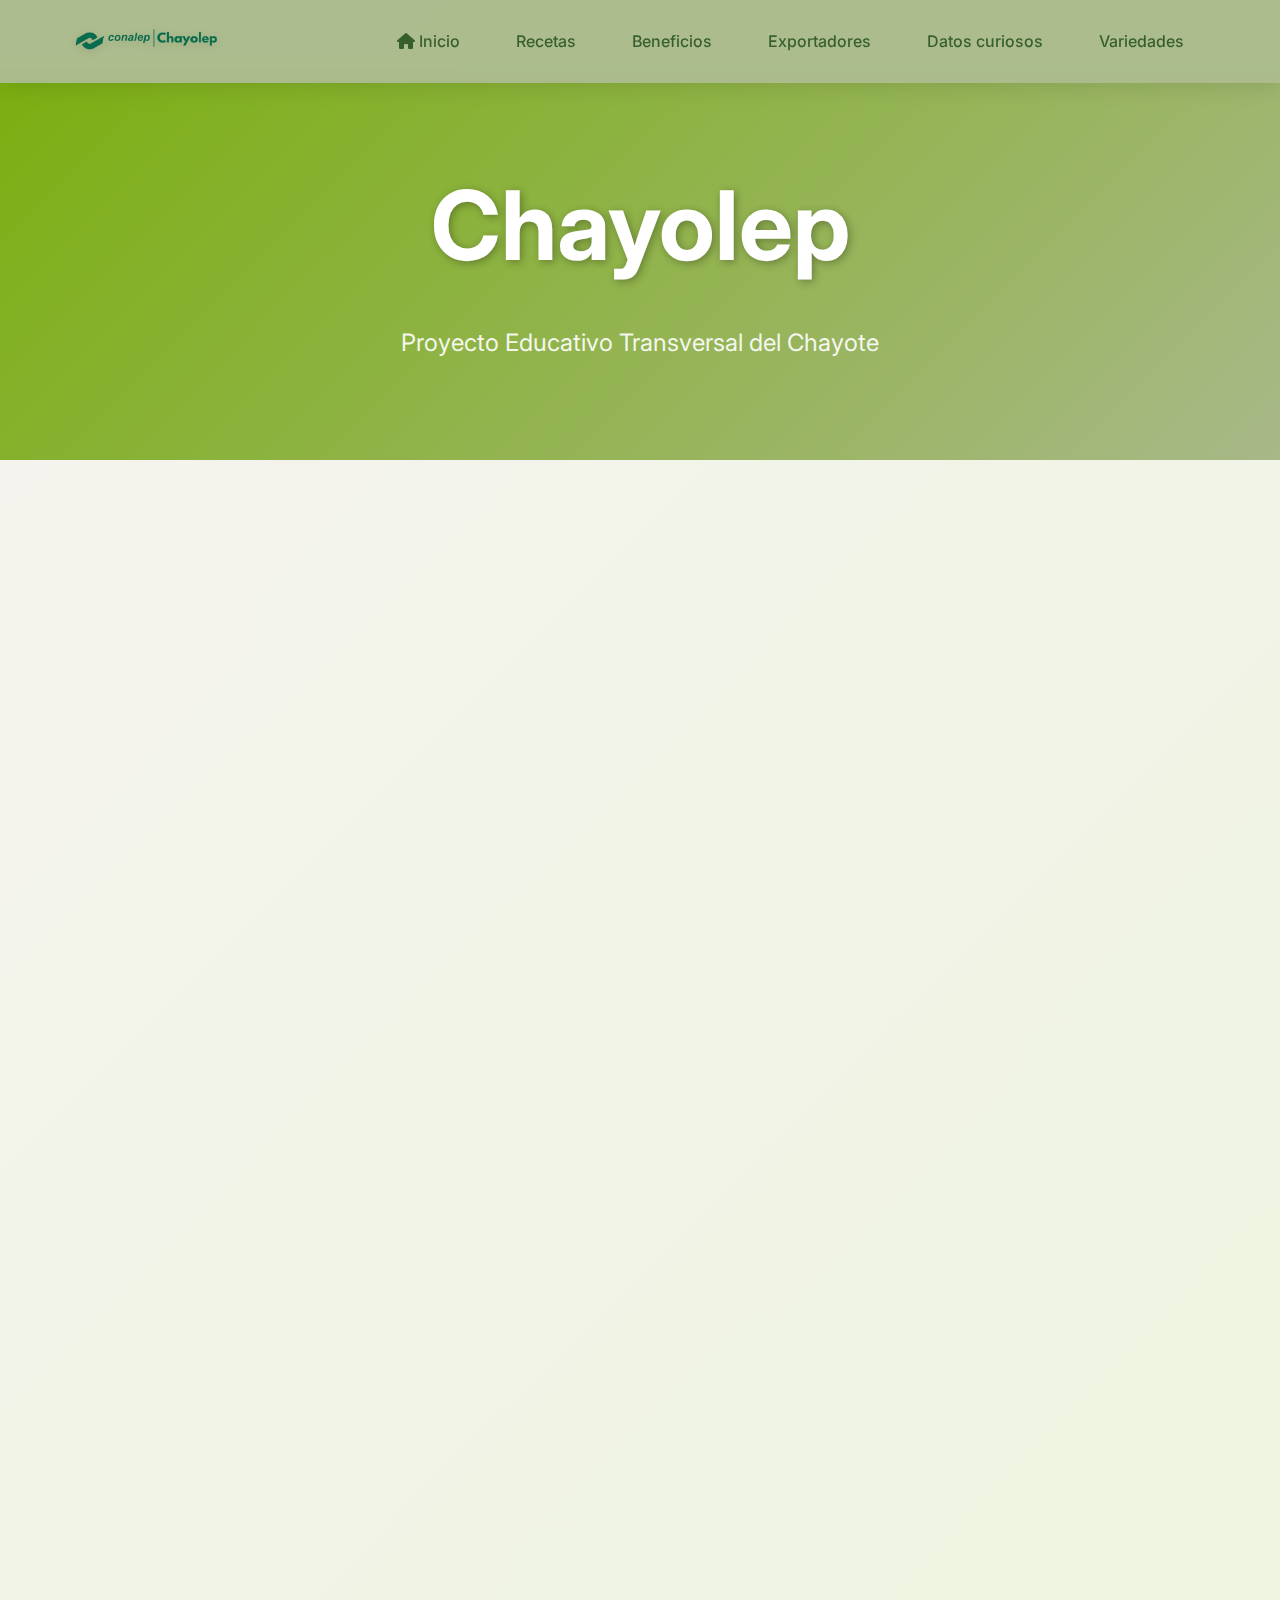
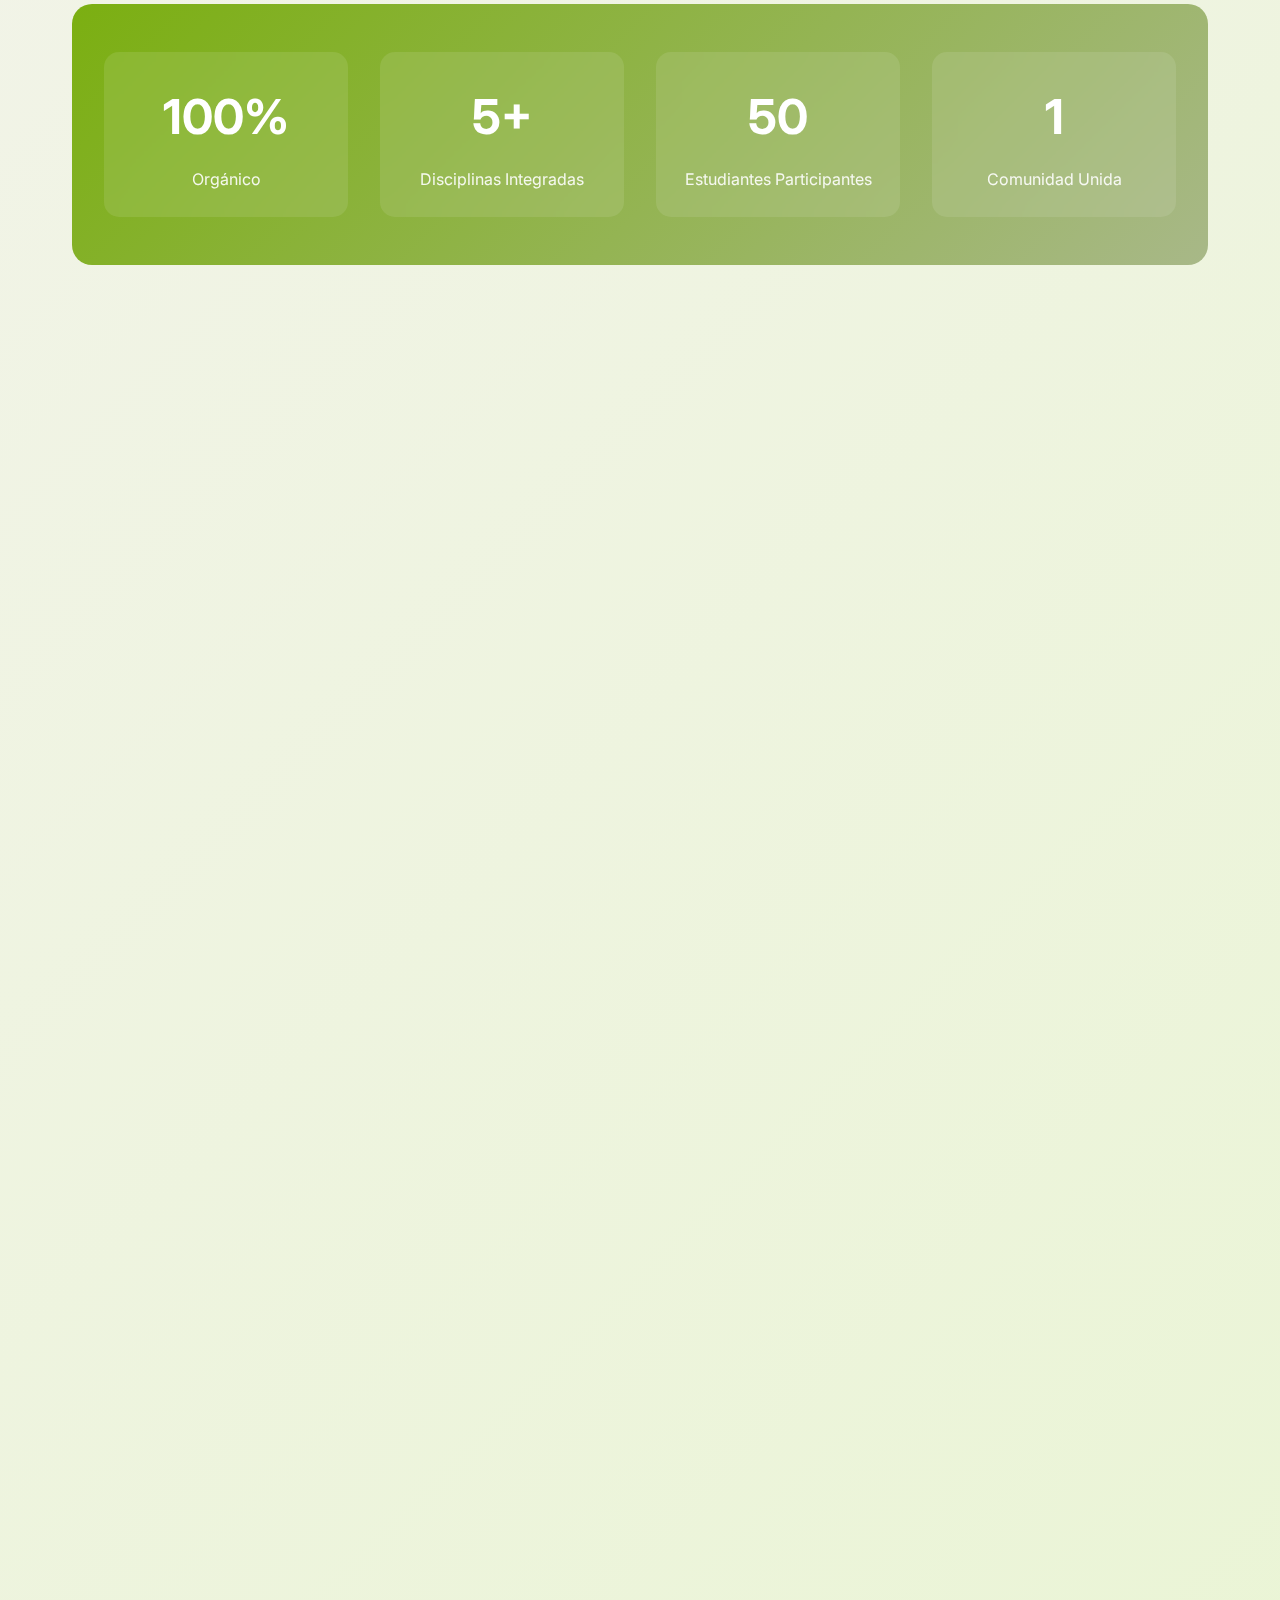
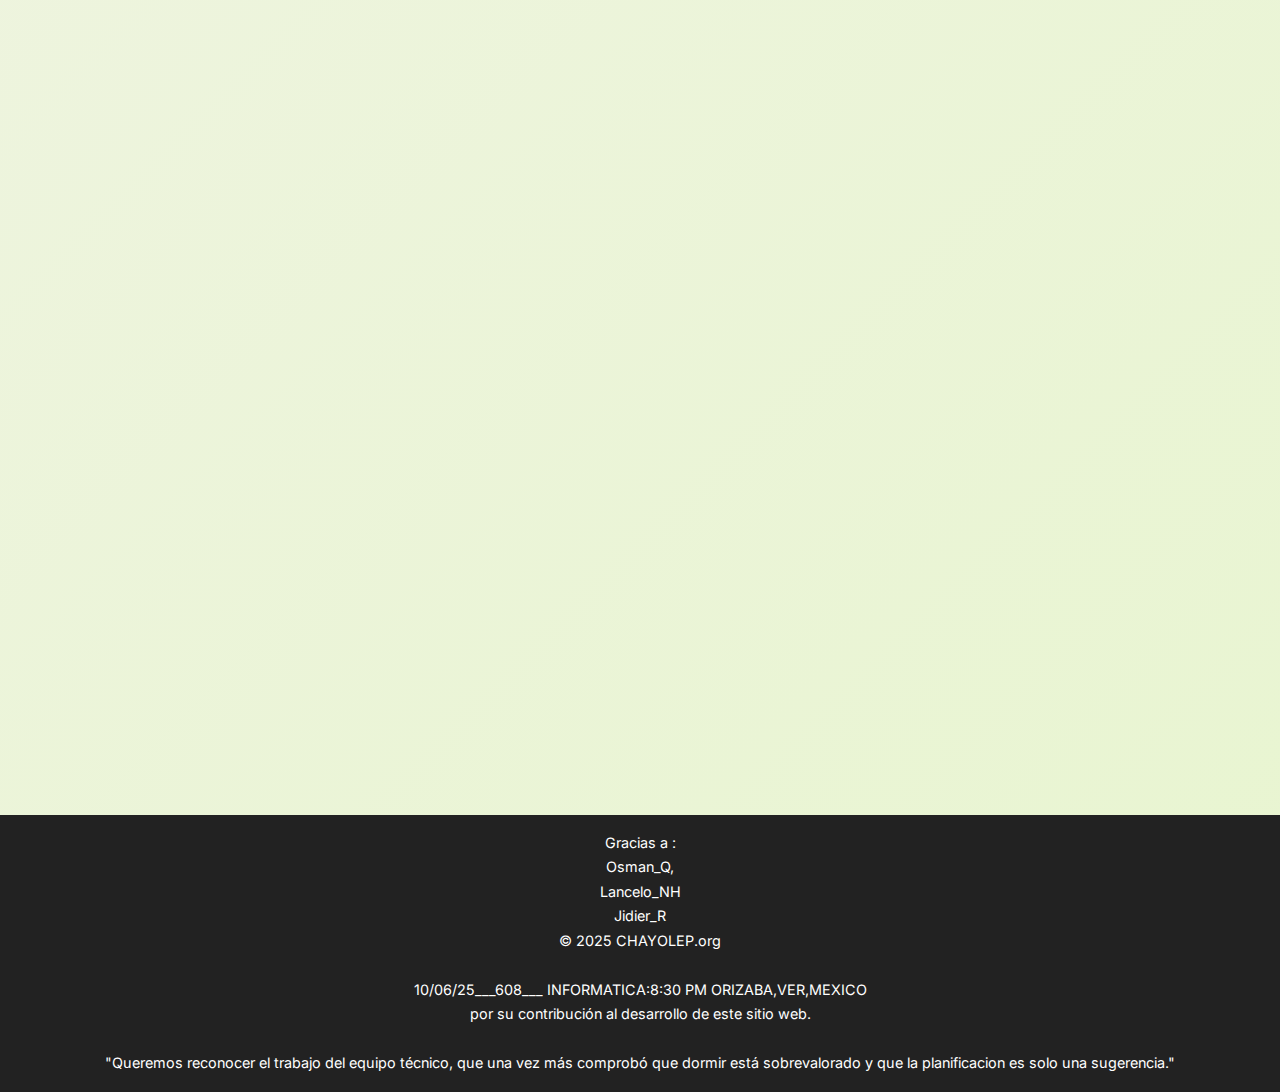
<file: Chayolep/index.html>
<!DOCTYPE html>
<html lang="es">
<head>
    <meta charset="UTF-8">
    <meta name="viewport" content="width=device-width, initial-scale=1.0">

    <link href="https://fonts.googleapis.com/css2?family=Inter:wght@300;400;500;600;700&family=Poppins:wght@300;400;500;600;700&display=swap" rel="stylesheet">
    <link rel="stylesheet" href="https://cdnjs.cloudflare.com/ajax/libs/font-awesome/6.0.0/css/all.min.css">
    <link rel="stylesheet" href="styless.css">
    <link rel="icon" href="logo__chayolep.png">
    <link rel="icon" href="logo__chayolep.png">
    <title>Chayolep - Proyecto Educativo del Chayote</title>
</head>
<body>
    <nav class="nav">
        <div class="nav-contenido">
            <div class="navbar-icon">
                <a href="#inicio"><img src="icono.png" alt="Chayolep Logo"></a>
            </div>
            <ul class="nav-lista">
                <li class="lista-item"><a href="index.html"><i class="fas fa-home"></i> Inicio</a></li>
                <li class="lista-item"><a href="recetas/index4.html">Recetas</a></li>
                <li class="lista-item"><a href="beneficios/beneficios.html">Beneficios</a></li>
                <li class="lista-item"><a href="exportadores.html">Exportadores</a></li>
                <li class="lista-item"><a href="curiosidades.html">Datos curiosos</a></li>
                <li class="lista-item"><a href="Tipos/index.html"> Variedades</a></li>
                
                
            </ul>
        </div>
    </nav>

    <section id="inicio" class="hero-section">
        <div class="hero-content">
            <h1 class="hero-title">Chayolep</h1>
            <p class="hero-subtitle">Proyecto Educativo Transversal del Chayote</p>
        </div>
    </section>

    <main class="main-content">
        <section id="objetivo" class="section fade-in" style="margin-top: 560px;">
            <h2 class="section-title">
                Objetivo del Proyecto
            </h2>
            <div class="objetivo-content">
                <div class="objetivo-text">
                    <p>Crear un huerto de chayote como proyecto transversal del MCCEMS, buscando integrar el aprendizaje en diversas áreas, desarrollar competencias clave en los estudiantes, fomentar la conciencia ambiental y social, y ofrecer beneficios prácticos a la comunidad educativa, todo ello en el contexto específico de la riqueza agrícola y cultural de la región veracruzana.</p>
                </div>
                <img class="proyecto-image" src="IMG-20250527-WA0154.jpg" alt="Proyecto Chayolep en acción">
            </div>
        </section>

        <div class="stats-section">
            <div class="stats-grid">
                <div class="stat-item">
                    <span class="stat-number">100%</span>
                    <span class="stat-label">Orgánico</span>
                </div>
                <div class="stat-item">
                    <span class="stat-number">5+</span>
                    <span class="stat-label">Disciplinas Integradas</span>
                </div>
                <div class="stat-item">
                    <span class="stat-number">50</span>
                    <span class="stat-label">Estudiantes Participantes</span>
                </div>
                <div class="stat-item">
                    <span class="stat-number">1</span>
                    <span class="stat-label">Comunidad Unida</span>
                </div>
            </div>
        </div>

        <section id="justificacion" class="section fade-in">
            <h2 class="section-title">
                Justificación y Antecedentes
            </h2>
            <p>Que el plantel sirva como un espacio donde los estudiantes puedan aplicar conocimientos de diversas disciplinas como Interacción de la energía y dinámica en los ecosistemas (botánica, ecología), Interacción social II (origen del chayote, su importancia cultural y económica en la región), Interacción activa en inglés (elaboración de informes en inglés).</p>
            
            <p>Promover la comprensión de los ciclos naturales, la importancia de la biodiversidad, las prácticas de agricultura sostenible (uso de abonos orgánicos, manejo del agua), y la reducción del impacto ambiental asociado al consumo de alimentos. Adquiriendo habilidades básicas de cultivo, cuidado de plantas, manejo de herramientas, y posiblemente, procesamiento y conservación del chayote, que pueden ser útiles para la vida diaria y futuras oportunidades laborales o de emprendimiento.</p>
        </section>

        <section id="productos" class="section fade-in">
            <h2 class="section-title">
                <i class="fas fa-leaf"></i>
                Productos y Servicios
            </h2>
            <div style="text-align: center; padding: 2rem; background: var(--light-green); border-radius: 15px;">
                <h3 style="font-size: 2rem; color: var(--primary-green); margin-bottom: 1rem;">Huerto de Chayote</h3>
                <p style="font-size: 1.1rem; color: var(--light-text);">Un espacio educativo sustentable para el aprendizaje integral</p>
                <img src="IMG-20250527-WA0153.jpg" alt="Resultados del proyecto" class="produc__img"><br>
                <a href="FICHA_MQE.CHAYOLEP.2.24.25.FIRMADO.pdf" download="Proyecto"  class="download-button">Descargar Proyecto</a>
            </div>
        </section>

        <section id="galeria" class="section fade-in">
            <h2 class="section-title">
                <i class="fas fa-images"></i>
                Galería del Proyecto
            </h2>
            <div class="galeria">
                <div class="galeria-item">
                    <img src="IMG-20250527-WA0149.jpg" alt="Chayote en crecimiento">
                    <div class="galeria-overlay">
                    </div>
                </div>
                <div class="galeria-item">
                    <img src="IMG-20250527-WA0150.jpg" alt="Estudiantes trabajando">
                    <div class="galeria-overlay">
                    </div>
                </div>
                <div class="galeria-item">
                    <img src="IMG-20250527-WA0151.jpg" alt="Proceso de cultivo">
                    <div class="galeria-overlay">
                    </div>
                </div>
                <div class="galeria-item">
                    <img src="IMG-20250527-WA0155.jpg" alt="Huerto en acción">
                    <div class="galeria-overlay">
                        
                    </div>
                </div>
                <div class="galeria-item">
                    <img src="IMG-20250527-WA0152.jpg" alt="Trabajo colaborativo">
                    <div class="galeria-overlay">
                    
                    </div>
                </div>
                <div class="galeria-item">
                    <img src="IMG-20250527-WA0153.jpg" alt="">
                    <div class="galeria-overlay">
                        
                    </div>
                </div>
            </div>
        </section>
    </main>


    <footer class="site-footer">


    <p>Gracias a : <br> 
        Osman_Q,<br>
        Lancelo_NH <br>
        Jidier_R<p>&copy; 2025 CHAYOLEP.org </p> <br>
        10/06/25___608___ INFORMATICA:8:30 PM ORIZABA,VER,MEXICO <br>
        por su contribución al desarrollo de este sitio web.</p>
<br>

        <p>
            "Queremos reconocer el trabajo del equipo técnico, que una vez más comprobó que dormir está sobrevalorado y que la planificacion es solo una sugerencia."
        </p>



</footer>




    <button class="scroll-top" onclick="scrollToTop()">
        <i class="fas fa-arrow-up"></i>
    </button>

    <script>
        // Animación de scroll
        function handleScroll() {
            const elements = document.querySelectorAll('.fade-in');
            const scrollTop = window.pageYOffset;
            const windowHeight = window.innerHeight;
            
            elements.forEach(element => {
                const elementTop = element.offsetTop;
                if (scrollTop + windowHeight > elementTop + 100) {
                    element.classList.add('visible');
                }
            });

            // Mostrar/ocultar botón de scroll to top
            const scrollButton = document.querySelector('.scroll-top');
            if (scrollTop > 300) {
                scrollButton.classList.add('visible');
            } else {
                scrollButton.classList.remove('visible');
            }
        }

        function scrollToTop() {
            window.scrollTo({
                top: 0,
                behavior: 'smooth'
            });
        }

        // Smooth scroll para navegación
        document.querySelectorAll('a[href^="#"]').forEach(anchor => {
            anchor.addEventListener('click', function (e) {
                e.preventDefault();
                const target = document.querySelector(this.getAttribute('href'));
                if (target) {
                    target.scrollIntoView({
                        behavior: 'smooth',
                        block: 'start'
                    });
                }
            });
        });

        // Event listeners
        window.addEventListener('scroll', handleScroll);
        window.addEventListener('load', handleScroll);

        // Parallax effect para el hero
        window.addEventListener('scroll', () => {
            const scrolled = window.pageYOffset;
            const hero = document.querySelector('.hero-section');
            if (hero) {
                hero.style.transform = `translateY(${scrolled * 0.5}px)`;
            }
        });
    </script>
</body>
</html>
</file>
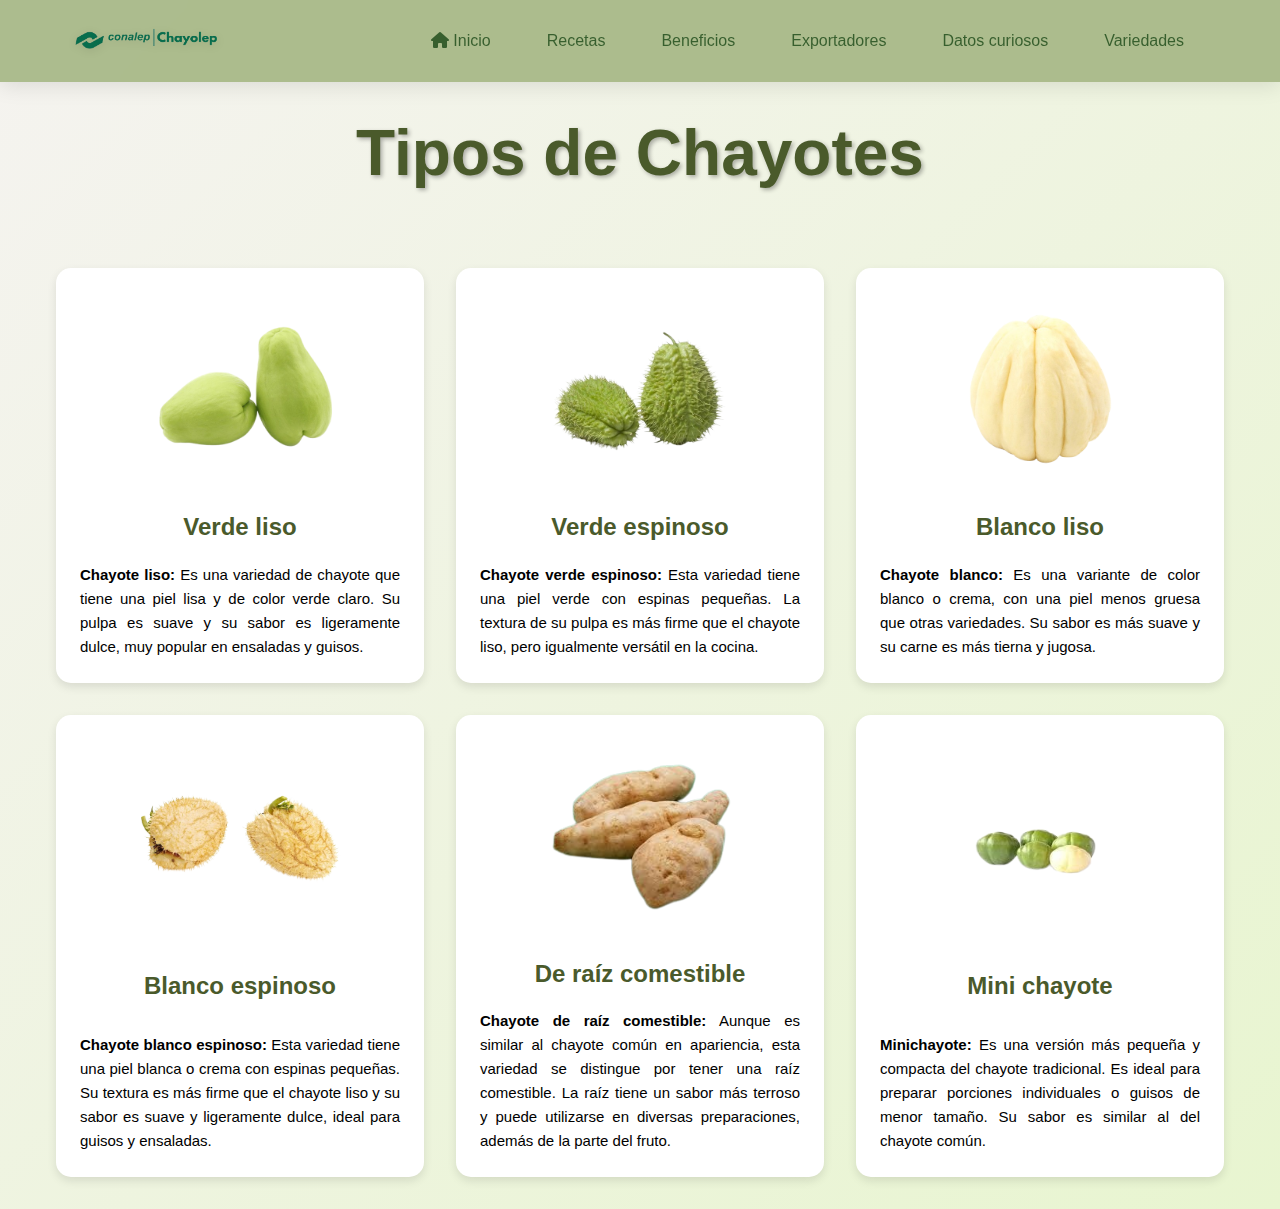
<file: Chayolep/Tipos/index.html>
<!DOCTYPE html>
<html lang="es">
<head>
    <meta charset="UTF-8">
    <meta name="viewport" content="width=device-width, initial-scale=1.0">
    <link href="https://fonts.googleapis.com/css2?family=Inter:wght@300;400;500;600;700&family=Poppins:wght@300;400;500;600;700&display=swap" rel="stylesheet">
    <link rel="stylesheet" href="https://cdnjs.cloudflare.com/ajax/libs/font-awesome/6.0.0/css/all.min.css">
    <link rel="stylesheet" href="styles.css">
    <link rel="icon" href="logo__chayolep.png">
    <title>Tipos de chayotes</title>
</head>
<body>


  <nav class="nav">
        <div class="nav-contenido">
            <div class="navbar-icon">
                <a href="#inicio"><img src="icono.png" alt="Chayolep Logo"></a>
            </div>
            <ul class="nav-lista">
                <li class="lista-item"><a href="../index.html"><i class="fas fa-home"></i> Inicio</a></li>
                <li class="lista-item"><a href="../recetas/index4.html">Recetas</a></li>
                <li class="lista-item"><a href="../beneficios/beneficios.html">Beneficios</a></li>
                <li class="lista-item"><a href="../exportadores.html">Exportadores</a></li>
                <li class="lista-item"><a href="../curiosidades.html">Datos curiosos</a></li>
                <li class="lista-item"><a href="index.html"> Variedades</a></li>
                
                
            </ul>
        </div>
    </nav>




    <div class="titulo">
        <h1>Tipos de Chayotes</h1>
    </div>

    <div class="contenedor-principal">
        <div class="contenedor__tipos">
            <div class="box__tipo">
                <img src="ver-liso.png" alt="Chayote verde liso" class="img__tipos">
                <div class="nombre">Verde liso</div>
                <div style="text-align: justify; font-size: 15px;">
                <p><strong>Chayote liso:</strong> Es una variedad de chayote que tiene una piel lisa y de color verde claro. Su pulpa es suave y su sabor es ligeramente dulce, muy popular en ensaladas y guisos.</p>
                </div>
                
            </div>

            <div class="box__tipo">
                <img src="Ver-espinoso.png" alt="Chayote verde espinoso" class="img__tipos">
                <div class="nombre">Verde espinoso</div>
                 <div style="text-align: justify; font-size: 15px;">
                <p><strong>Chayote verde espinoso:</strong> Esta variedad tiene una piel verde con espinas pequeñas. La textura de su pulpa es más firme que el chayote liso, pero igualmente versátil en la cocina.</p>
            
            </div>
                
            </div>

            <div class="box__tipo">
                <img src="amr-liso.png" alt="Chayote blanco liso" class="img__tipos">
                <div class="nombre">Blanco liso</div>
                <div style="text-align: justify; font-size: 15px;">
                    <p><strong>Chayote blanco:</strong> Es una variante de color blanco o crema, con una piel menos gruesa que otras variedades. Su sabor es más suave y su carne es más tierna y jugosa.</p> 
                </div>
                
            </div>

            <div class="box__tipo">
                <img src="amr-espinoso.png" alt="Chayote blanco espinoso" class="img__tipos">
                <div class="nombre">Blanco espinoso</div>
               <div style="text-align: justify; font-size: 15px;">
                <p><strong>Chayote blanco espinoso:</strong> Esta variedad tiene una piel blanca o crema con espinas pequeñas. Su textura es más firme que el chayote liso y su sabor es suave y ligeramente dulce, ideal para guisos y ensaladas.</p> 
               </div>
            </div>

            <div class="box__tipo">
                <img src="image-removebg-preview.png" alt="Chayote de raíz comestible" class="img__tipos">
                <div class="nombre">De raíz comestible</div>
                <div style="text-align: justify; font-size: 15px;">
                    <p><strong>Chayote de raíz comestible:</strong> Aunque es similar al chayote común en apariencia, esta variedad se distingue por tener una raíz comestible. La raíz tiene un sabor más terroso y puede utilizarse en diversas preparaciones, además de la parte del fruto.</p>




                </div>
                
            </div>

            <div class="box__tipo">
                <img src="chayotito.png" alt="Mini chayote" class="img__tipos">
                <div class="nombre__tipo6">Mini chayote</div>
                <div style="text-align: justify; font-size: 15px;">
                    <p><strong>Minichayote:</strong> Es una versión más pequeña y compacta del chayote tradicional. Es ideal para preparar porciones individuales o guisos de menor tamaño. Su sabor es similar al del chayote común.</p>
                </div>
                
            </div>
        </div>
    </div>
</body>
</html>
</file>
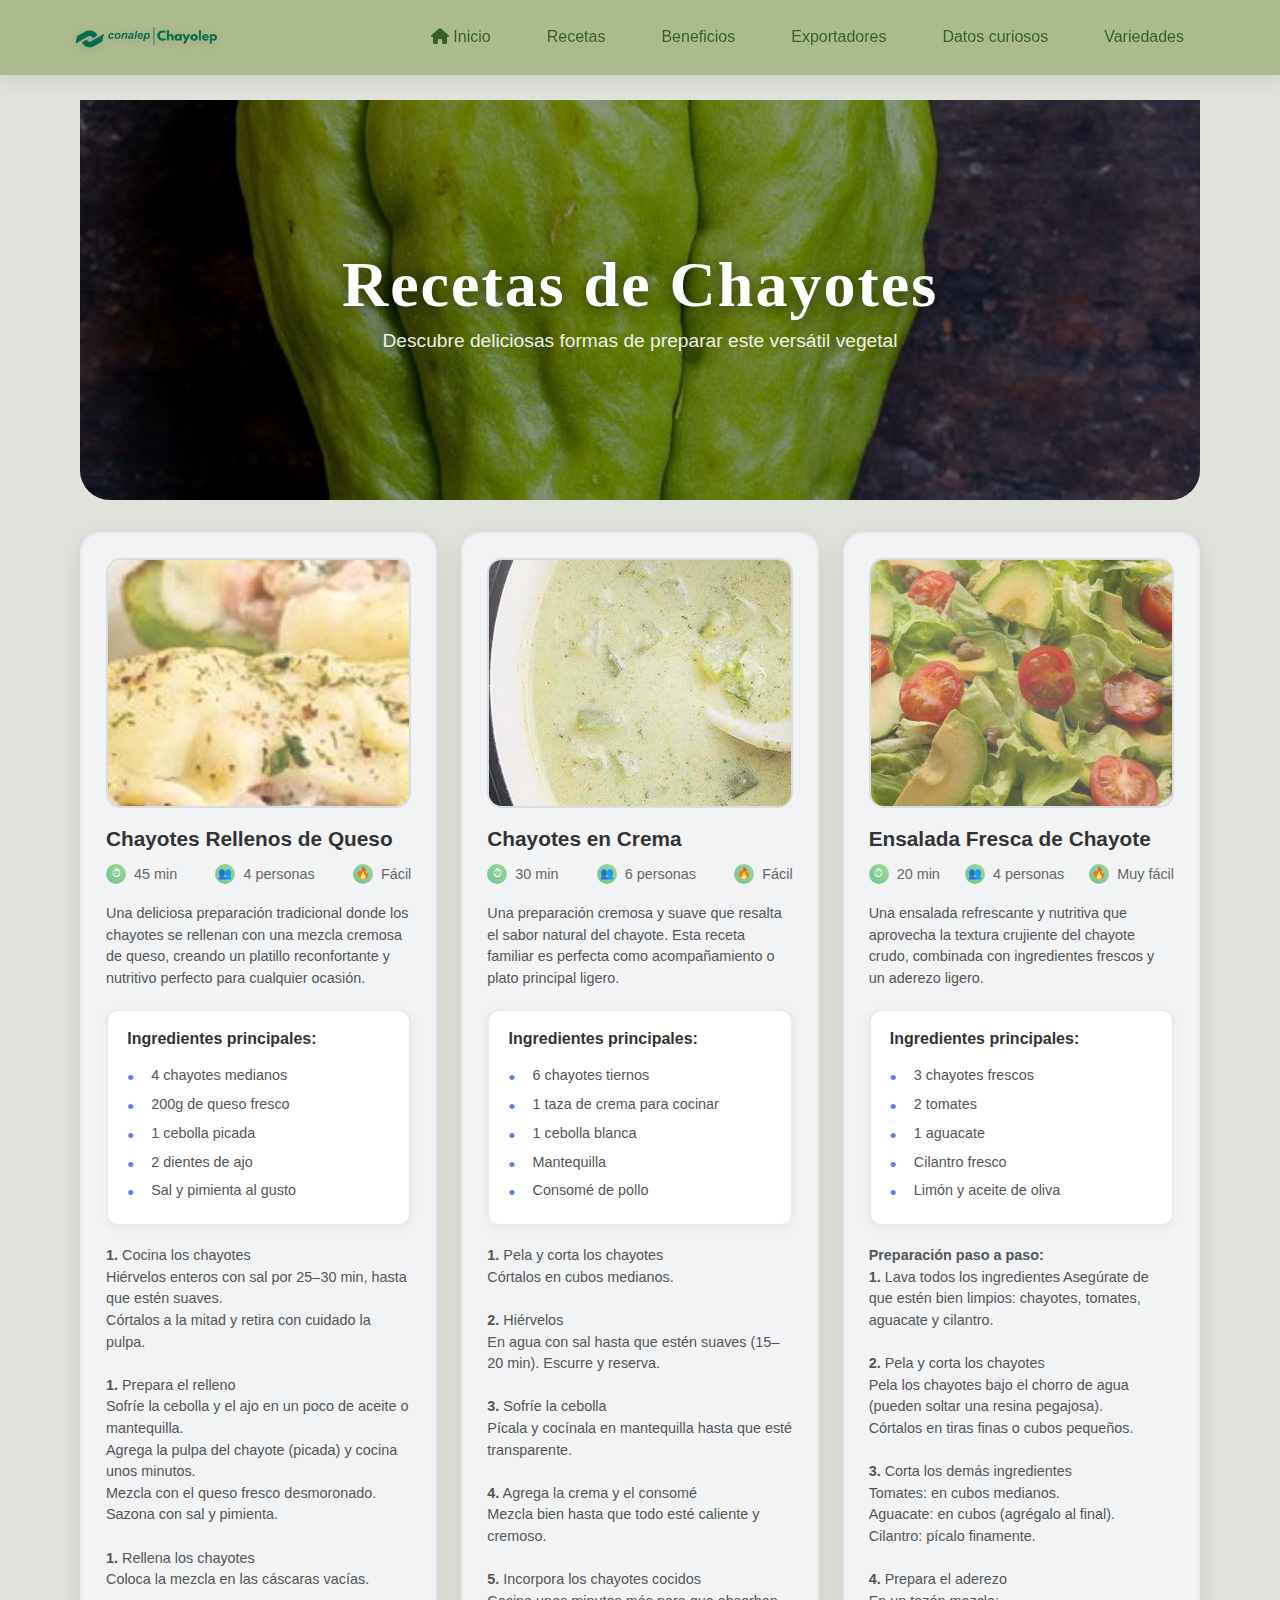
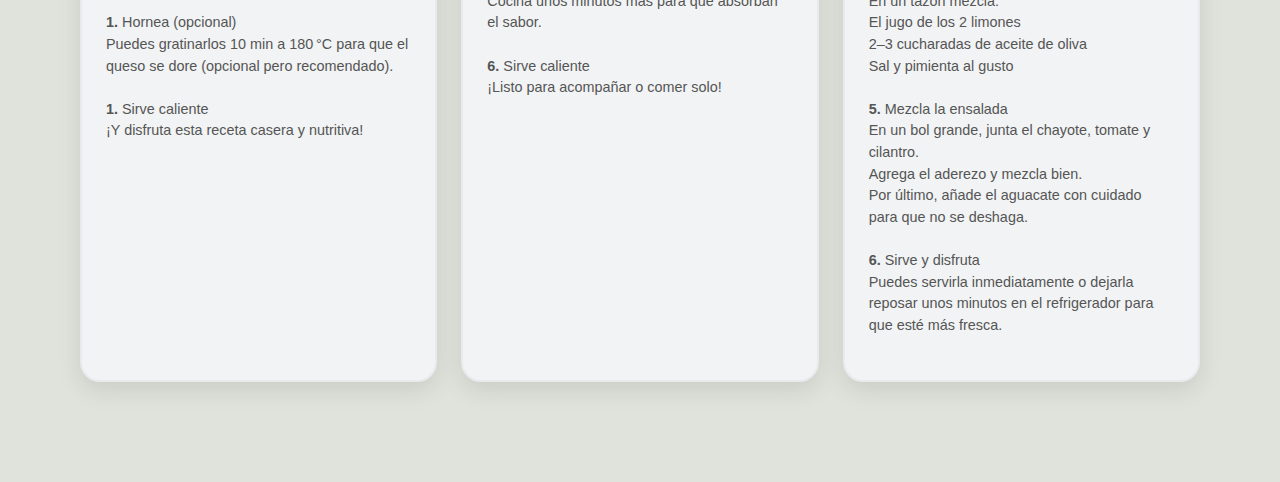
<file: Chayolep/recetas/index4.html>
<!DOCTYPE html>
<html lang="es">
<head>
    <meta charset="UTF-8">
    <meta name="viewport" content="width=device-width, initial-scale=1.0">
    <link rel="icon" href="logo__chayolep.png">
    <link href="https://fonts.googleapis.com/css2?family=Inter:wght@300;400;500;600;700&family=Poppins:wght@300;400;500;600;700&display=swap" rel="stylesheet">
    <link rel="stylesheet" href="https://cdnjs.cloudflare.com/ajax/libs/font-awesome/6.0.0/css/all.min.css">
    <title>Recetas de Chayotes</title>
    <style>
        * {
            margin: 0;
            padding: 0;
            box-sizing: border-box;
        }

        body {
            font-family: 'Segoe UI', Tahoma, Geneva, Verdana, sans-serif;
            background: #e0e3dc;
            min-height: 100vh;
            padding: 0;
            
        }

        /* Navegación mejorada */
        .nav {
            
            background: rgba(168, 184, 136, 0.95);
            backdrop-filter: blur(10px);
            position: fixed;
            top: 0;
            width: 100%;
            z-index: 1000;
            box-shadow: 0 4px 20px rgba(0,0,0,0.1);
            transition: all 0.3s ease;
        }

        .nav-contenido {
            display: flex;
            align-items: center;
            justify-content: space-between;
            max-width: 1200px;
            margin: 0 auto;
            padding: 1rem 2rem;
        }

        .navbar-icon img {
            width: 150px;
            height: auto;
            filter: drop-shadow(0 2px 4px rgba(0,0,0,0.1));
        }

        .nav-lista {
            display: flex;
            justify-content: flex-end;
            list-style: none;
            gap: 0.5rem;
        }

        .lista-item a {
            display: block;
            padding: 0.75rem 1.5rem;
            color: rgba(5, 54, 5, 0.699);
            text-decoration: none;
            font-weight: 500;
            border-radius: 25px;
            transition: all 0.3s ease;
            position: relative;
            overflow: hidden;
        }

        .lista-item a::before {
            content: '';
            position: absolute;
            top: 0;
            left: -100%;
            width: 100%;
            height: 100%;
            background: linear-gradient(90deg, transparent, rgba(255,255,255,0.3), transparent);
            transition: left 0.5s;
        }

        .lista-item:hover a {
            background: #fff;
            transform: translateY(-2px);
            box-shadow: 0 8px 25px rgba(123, 175, 17, 0.3);
            border-radius: 10px;
        }

        .lista-item:hover a::before {
            left: 100%;
        }
        .header {
            background-image: url('Chayote encabezado.jpg');
            background-size: cover;
            background-position: center;
            background-repeat: no-repeat;
            height: 400px;
            display: flex;
            flex-direction: column;
            justify-content: center;
            align-items: center;
            text-align: center;
            margin-bottom: 2rem;
            color: rgb(255, 255, 255);
            position: relative;
            border-radius: 0 0 30px 30px;
            overflow: hidden;
        }

        .header::before {
            content: '';
            position: absolute;
            top: 0;
            left: 0;
            right: 0;
            bottom: 0;
            background: rgba(0, 0, 0, 0.4);
            z-index: 1;
        }

        .header-content {
            position: relative;
            z-index: 2;
        }

        .header h1 {
            font-family: 'Georgia', 'Times New Roman', serif;
            font-size: 4rem;
            font-weight: 700;
            margin-bottom: 0.5rem;
            text-shadow: 0 3px 15px rgba(0,0,0,0.5);
            letter-spacing: 2px;
        }

        .header p {
            font-size: 1.2rem;
            opacity: 0.9;
        }

       

        .recipes-grid {
            display: grid;
            grid-template-columns: repeat(auto-fit, minmax(280px, 1fr));
            gap: 1.5rem;
            margin-bottom: 2rem;
        }

        .recipe-card {
            background: #f1f3f4;
            border-radius: 20px;
            padding: 1.5rem;
            box-shadow: 0 8px 25px rgba(0,0,0,0.1);
            transition: all 0.3s ease;
            border: 2px solid #e8eaed;
        }

        .recipe-card:hover {
            transform: translateY(-8px);
            box-shadow: 0 15px 35px rgba(0,0,0,0.15);
            border-color: #dadce0;
        }

        .image-placeholder {
            width: 100%;
            height: 250px;
            background: linear-gradient(45deg, #e8eaed, #dadce0);
            border-radius: 15px;
            display: flex;
            align-items: center;
            justify-content: center;
            margin-bottom: 1.2rem;
            border: 2px solid #dadce0;
            color: #5f6368;
            font-size: 0.85rem;
            text-align: center;
            position: relative;
            overflow: hidden;
        }

        .image-placeholder::before {
            content: '';
            position: absolute;
            top: -50%;
            left: -50%;
            width: 200%;
            height: 200%;
            background: linear-gradient(45deg, transparent, rgba(255,255,255,0.3), transparent);
            animation: shimmer 2s infinite;
        }

        @keyframes shimmer {
            0% { transform: translateX(-100%) translateY(-100%); }
            100% { transform: translateX(100%) translateY(100%); }
        }

        .recipe-title {
            font-size: 1.3rem;
            color: #333;
            margin-bottom: 0.8rem;
            font-weight: 600;
        }

        .recipe-info {
            display: flex;
            justify-content: space-between;
            margin-bottom: 1.2rem;
            flex-wrap: wrap;
            gap: 0.8rem;
        }

        .info-item {
            display: flex;
            align-items: center;
            gap: 0.5rem;
            color: #666;
            font-size: 0.9rem;
        }

        .info-icon {
            width: 20px;
            height: 20px;
            background: linear-gradient(45deg, #73c595, #9fd699);
            border-radius: 50%;
            display: flex;
            align-items: center;
            justify-content: center;
            color: white;
            font-size: 0.7rem;
        }

        .recipe-description {
            color: #555;
            line-height: 1.5;
            margin-bottom: 1.2rem;
            font-size: 0.9rem;
        }

        .ingredients-list {
            background: #ffffff;
            border-radius: 12px;
            padding: 1.2rem;
            margin-bottom: 1.2rem;
            border: 2px solid #e8eaed;
            box-shadow: 0 2px 8px rgba(0,0,0,0.05);
        }

        .ingredients-title {
            font-weight: 600;
            color: #333;
            margin-bottom: 0.8rem;
            font-size: 1rem;
        }

        .ingredients-list ul {
            list-style: none;
        }

        .ingredients-list li {
            padding: 0.4rem 0;
            padding-left: 1.5rem;
            position: relative;
            color: #555;
            font-size: 0.9rem;
        }

        .ingredients-list li::before {
            content: '•';
            color: #667eea;
            position: absolute;
            left: 0;
            font-size: 1.2rem;
        }

       
        @keyframes float {
            0%, 100% { transform: translateY(0px); }
            50% { transform: translateY(-20px); }
        }

        @media (max-width: 768px) {
            .header h1 {
                font-size: 2rem;
            }
            
            .recipes-grid {
                grid-template-columns: 1fr;
            }
            
            .recipe-info {
                justify-content: center;
            }

            .nav-tabs {
                gap: 1rem;
            }

            .nav-tab {
                font-size: 0.9rem;
                padding: 0.6rem 1rem;
            }
        }
    </style>
</head>
<body>
        <nav class="nav">
        <div class="nav-contenido">
            <div class="navbar-icon">
                <a href="#inicio"><img src="icono.png" alt="Chayolep Logo"></a>
            </div>
            <ul class="nav-lista">
                <li class="lista-item"><a href="../index.html"><i class="fas fa-home"></i> Inicio</a></li>
                <li class="lista-item"><a href="index4.html">Recetas</a></li>
                <li class="lista-item"><a href="../beneficios/beneficios.html">Beneficios</a></li>
                <li class="lista-item"><a href="../exportadores.html">Exportadores</a></li>
                <li class="lista-item"><a href="../curiosidades.html">Datos curiosos</a></li>
                <li class="lista-item"><a href="../Tipos/index.html"> Variedades</a></li>
                
                
            </ul>
        </div>
    </nav>

   
    <div class="container" style="margin: 100px 80px;">
        <header class="header">
            <div class="header-content">
                <h1>Recetas de Chayotes</h1>
                <p>Descubre deliciosas formas de preparar este versátil vegetal</p>
            </div>
        </header>

        <div class="recipes-grid">
            <div class="recipe-card">
                <div class="image-placeholder">
                    <img src="Chayotes rellenos2.jpeg" alt="Chayote Relleno">
                </div>
                <h2 class="recipe-title">Chayotes Rellenos de Queso</h2>
                <div class="recipe-info">
                    <div class="info-item">
                        <div class="info-icon">⏱</div>
                        <span>45 min</span>
                    </div>
                    <div class="info-item">
                        <div class="info-icon">👥</div>
                        <span>4 personas</span>
                    </div>
                    <div class="info-item">
                        <div class="info-icon">🔥</div>
                        <span>Fácil</span>
                    </div>
                </div>
                <p class="recipe-description">
                    Una deliciosa preparación tradicional donde los chayotes se rellenan con una mezcla cremosa de queso, creando un platillo reconfortante y nutritivo perfecto para cualquier ocasión.
                </p>
                <div class="ingredients-list">
                    <h3 class="ingredients-title">Ingredientes principales:</h3>
                    <ul>
                        <li>4 chayotes medianos</li>
                        <li>200g de queso fresco</li>
                        <li>1 cebolla picada</li>
                        <li>2 dientes de ajo</li>
                        <li>Sal y pimienta al gusto</li>
                    </ul>
                </div>
                <p class="recipe-description">
                   <b>1.</b> Cocina los chayotes<br>
                   Hiérvelos enteros con sal por 25–30 min, hasta que estén suaves.<br>

                   Córtalos a la mitad y retira con cuidado la pulpa.<br><br>

                   <b>1.</b> Prepara el relleno<br>
                   Sofríe la cebolla y el ajo en un poco de aceite o mantequilla.<br>
                   Agrega la pulpa del chayote (picada) y cocina unos minutos.<br>
                   Mezcla con el queso fresco desmoronado. Sazona con sal y pimienta.<br><br>

                   <b>1.</b> Rellena los chayotes<br>
                   Coloca la mezcla en las cáscaras vacías.<br><br>
                    <b>1.</b> Hornea (opcional)<br>
                    Puedes gratinarlos 10 min a 180 °C para que el queso se dore (opcional pero recomendado).<br><br>
                    <b>1.</b> Sirve caliente<br>
                    ¡Y disfruta esta receta casera y nutritiva!<br>

                </p>
            </div>

            <div class="recipe-card">
                <div class="image-placeholder">
                    <img src="crema de chayote.jpg" alt="crema de chayote">
                </div>
                <h2 class="recipe-title">Chayotes en Crema</h2>
                <div class="recipe-info">
                    <div class="info-item">
                        <div class="info-icon">⏱</div>
                        <span>30 min</span>
                    </div>
                    <div class="info-item">
                        <div class="info-icon">👥</div>
                        <span>6 personas</span>
                    </div>
                    <div class="info-item">
                        <div class="info-icon">🔥</div>
                        <span>Fácil</span>
                    </div>
                </div>
                <p class="recipe-description">
                    Una preparación cremosa y suave que resalta el sabor natural del chayote. Esta receta familiar es perfecta como acompañamiento o plato principal ligero.
                </p>
                <div class="ingredients-list">
                    <h3 class="ingredients-title">Ingredientes principales:</h3>
                    <ul>
                        <li>6 chayotes tiernos</li>
                        <li>1 taza de crema para cocinar</li>
                        <li>1 cebolla blanca</li>
                        <li>Mantequilla</li>
                        <li>Consomé de pollo</li>
                    </ul>
                </div>
                <p class="recipe-description">

                   <b>1.</b> Pela y corta los chayotes<br>

                    Córtalos en cubos medianos.<br><br>

                    <b>2.</b> Hiérvelos<br>

                    En agua con sal hasta que estén suaves (15–20 min). Escurre y reserva.<br><br>

                    <b>3.</b> Sofríe la cebolla<br>

                    Pícala y cocínala en mantequilla hasta que esté transparente.<br><br>

                    <b>4.</b> Agrega la crema y el consomé<br>

                    Mezcla bien hasta que todo esté caliente y cremoso.<br><br>

                    <b>5.</b> Incorpora los chayotes cocidos<br>

                   Cocina unos minutos más para que absorban el sabor.<br><br>

                   <b>6.</b> Sirve caliente<br>

                   ¡Listo para acompañar o comer solo!<br>
 
                </p>
            </div>

            <div class="recipe-card">
                <div class="image-placeholder">
                    <img src="ensalada chayote.jpeg" alt="crema de chayote">
                </div>
                <h2 class="recipe-title">Ensalada Fresca de Chayote</h2>
                <div class="recipe-info">
                    <div class="info-item">
                        <div class="info-icon">⏱</div>
                        <span>20 min</span>
                    </div>
                    <div class="info-item">
                        <div class="info-icon">👥</div>
                        <span>4 personas</span>
                    </div>
                    <div class="info-item">
                        <div class="info-icon">🔥</div>
                        <span>Muy fácil</span>
                    </div>
                </div>
                <p class="recipe-description">
                    Una ensalada refrescante y nutritiva que aprovecha la textura crujiente del chayote crudo, combinada con ingredientes frescos y un aderezo ligero.
                </p>
                <div class="ingredients-list">
                    <h3 class="ingredients-title">Ingredientes principales:</h3>
                    <ul>
                        <li>3 chayotes frescos</li>
                        <li>2 tomates</li>
                        <li>1 aguacate</li>
                        <li>Cilantro fresco</li>
                        <li>Limón y aceite de oliva</li>
                    </ul>
                </div>
               <p class="recipe-description">
                    <b>Preparación paso a paso:</b><br>
                    <b>1.</b> Lava todos los ingredientes
                    Asegúrate de que estén bien limpios: chayotes, tomates, aguacate y cilantro.<br><br>

                    <b>2.</b> Pela y corta los chayotes<br>

                    Pela los chayotes bajo el chorro de agua (pueden soltar una resina pegajosa).<br>
                    Córtalos en tiras finas o cubos pequeños.<br><br>

                    <b>3.</b> Corta los demás ingredientes<br>

                    Tomates: en cubos medianos.<br>

                    Aguacate: en cubos (agrégalo al final).<br>

                    Cilantro: pícalo finamente.<br><br>

                    <b>4.</b> Prepara el aderezo<br>
                    En un tazón mezcla:<br>
                    El jugo de los 2 limones<br>
                    2–3 cucharadas de aceite de oliva<br>
                    Sal y pimienta al gusto<br><br>

                    <b>5.</b> Mezcla la ensalada<br>
                    En un bol grande, junta el chayote, tomate y cilantro.<br>
                    Agrega el aderezo y mezcla bien.<br>
                    Por último, añade el aguacate con cuidado para que no se deshaga.<br><br>

                    <b>6.</b> Sirve y disfruta<br>
                    Puedes servirla inmediatamente o dejarla reposar unos minutos en el refrigerador para que esté más fresca.<br>



                </p>
            </div>

            
        </div>
    </div>

    <script>
        // Animación suave al hacer scroll
        window.addEventListener('scroll', () => {
            const cards = document.querySelectorAll('.recipe-card');
            cards.forEach(card => {
                const rect = card.getBoundingClientRect();
                if (rect.top < window.innerHeight && rect.bottom > 0) {
                    card.style.opacity = '1';
                    card.style.transform = 'translateY(0)';
                }
            });
        });

        // Inicializar animaciones
        document.addEventListener('DOMContentLoaded', () => {
            const cards = document.querySelectorAll('.recipe-card');
            cards.forEach((card, index) => {
                card.style.opacity = '0';
                card.style.transform = 'translateY(50px)';
                card.style.transition = 'all 0.6s ease';
                
                setTimeout(() => {
                    card.style.opacity = '1';
                    card.style.transform = 'translateY(0)';
                }, index * 150);
            });
        });
    </script>
</body>
</html>
</file>
<file: Chayolep/Tipos/styles.css>
* {
            margin: 0;
            padding: 0;
            box-sizing: border-box;
        }

        body {
            font-family: 'Segoe UI', Tahoma, Geneva, Verdana, sans-serif;;
            background: linear-gradient(135deg, #f5f3f0 0%, #e8f5d0 100%);
            line-height: 1.6;
        }

        /* NAVEGADOR */
    
        /* Navegación mejorada */
        .nav {
            
             background: rgba(168, 184, 136, 0.95);
            backdrop-filter: blur(10px);
            position: fixed;
            top: 0;
            width: 100%;
            z-index: 1000;
            box-shadow: 0 4px 20px rgba(0,0,0,0.1);
            transition: all 0.3s ease;
        }

        .nav-contenido {
            display: flex;
            align-items: center;
            justify-content: space-between;
            max-width: 1200px;
            margin: 0 auto;
            padding: 1rem 2rem;
        }

        .navbar-icon img {
            width: 150px;
            height: auto;
            filter: drop-shadow(0 2px 4px rgba(0,0,0,0.1));
        }

        .nav-lista {
            display: flex;
            justify-content: flex-end;
            list-style: none;
            gap: 0.5rem;
        }

        .lista-item a {
            display: block;
            padding: 0.75rem 1.5rem;
            color: rgba(5, 54, 5, 0.699);
            text-decoration: none;
            font-weight: 500;
            border-radius: 25px;
            transition: all 0.3s ease;
            position: relative;
            overflow: hidden;
        }

        .lista-item a::before {
            content: '';
            position: absolute;
            top: 0;
            left: -100%;
            width: 100%;
            height: 100%;
            background: linear-gradient(90deg, transparent, rgba(255,255,255,0.3), transparent);
            transition: left 0.5s;
        }

        .lista-item:hover a {
            background: #fff;
            transform: translateY(-2px);
            box-shadow: 0 8px 25px rgba(123, 175, 17, 0.3);
            border-radius: 10px;
        }

        .lista-item:hover a::before {
            left: 100%;
        }


        /* TÍTULO */
        .titulo {
            text-align: center;
            padding: 2rem 1rem;
            color: #4a5a2b;
            margin-top: 70px;
            
        }

        .titulo h1 {
            font-size: clamp(2rem, 5vw, 4rem);
            font-weight: 700;
            text-shadow: 2px 2px 4px rgba(0,0,0,0.3);
            margin: 0;
        }

        /* CONTENEDOR PRINCIPAL */
        .contenedor-principal {
            max-width: 1200px;
            margin: 0 auto;
            padding: 0 1rem;
        }

        /* GRID DE TIPOS */
        .contenedor__tipos {
            display: grid;
            grid-template-columns: repeat(auto-fit, minmax(280px, 1fr));
            gap: 2rem;
            padding: 2rem 0;
        }

        /* TARJETAS DE TIPOS */
        .box__tipo {
            background-color: #fff;
            border-radius: 15px;
            padding: 1.5rem;
            text-align: center;
            transition: all 0.3s ease;
            box-shadow: 0 4px 10px rgba(0,0,0,0.1);
            display: flex;
            flex-direction: column;
            height: 100%;
        }

        .box__tipo:hover {
            transform: translateY(-5px);
            box-shadow: 0 8px 25px rgba(141, 148, 64, 0.3);
            
        }

        /* IMÁGENES */
        .img__tipos {
            width: 100%;
            max-width: 250px;
            height: 200px;
            object-fit: contain;
            margin: 0 auto 1rem;
            border-radius: 10px;
            padding: 0.5rem;
        }

        /* NOMBRES */
        .nombre, .nombre__tipo6 {
            font-size: 1.5rem;
            font-weight: 700;
            color: #4a5a2b;
            margin-bottom: 1rem;
            flex-grow: 1;
            display: flex;
            align-items: center;
            justify-content: center;
        }

        

        /* SEPARADOR */
        .separador {
            width: 80%;
            height: 3px;
            background: linear-gradient(90deg, transparent, #8D9440, transparent);
            border: none;
            margin: 2rem auto;
        }

        /* RESPONSIVE DESIGN */
        @media (max-width: 768px) {
            .nav-lista {
                flex-direction: column;
                align-items: center;
            }

            .lista-item {
                margin: 0.25rem;
            }

            .contenedor__tipos {
                grid-template-columns: 1fr;
                gap: 1.5rem;
                padding: 1rem 0;
            }

            .box__tipo {
                padding: 1rem;
            }

            .img__tipos {
                height: 180px;
            }

            .nombre, .nombre__tipo6 {
                font-size: 1.25rem;
            }
        }

        @media (max-width: 480px) {
            .nav-lista {
                padding: 0 0.5rem;
            }

            .lista-item a {
                padding: 0.5rem 0.75rem;
                font-size: 0.8rem;
            }

            .titulo {
                padding: 1rem 0.5rem;
            }

            .contenedor__tipos {
                gap: 1rem;
            }

            .box__tipo {
                padding: 0.75rem;
            }

            .img__tipos {
                height: 150px;
            }

            .btn-conocer {
                padding: 0.6rem 1.2rem;
                font-size: 0.9rem;
            }
        }

        /* ANIMACIONES ADICIONALES */
        @keyframes fadeInUp {
            from {
                opacity: 0;
                transform: translateY(30px);
            }
            to {
                opacity: 1;
                transform: translateY(0);
            }
        }

        .box__tipo {
            animation: fadeInUp 0.6s ease forwards;
        }

        .box__tipo:nth-child(1) { animation-delay: 0.1s; }
        .box__tipo:nth-child(2) { animation-delay: 0.2s; }
        .box__tipo:nth-child(3) { animation-delay: 0.3s; }
        .box__tipo:nth-child(4) { animation-delay: 0.4s; }
        .box__tipo:nth-child(5) { animation-delay: 0.5s; }
        .box__tipo:nth-child(6) { animation-delay: 0.6s; }

        /* MEJORAS DE ACCESIBILIDAD */
        .btn-conocer:focus {
            outline: 3px solid #FFB300;
            outline-offset: 2px;
        }

        .lista-item a:focus {
            outline: 2px solid #E4C74D;
            outline-offset: 2px;
        }
</file>
<file: Chayolep/styless.css>
/* Reset y estilos base */
        * {
            margin: 0;
            padding: 0;
            box-sizing: border-box;
        }

        :root {
            --primary-green: #7baf11;
            --secondary-green: #a8b888;
            --dark-green: #5d8a0a;
            --light-green: #e8f5d0;
            --cream: #f5f3f0;
            --dark-text: #242e11;
            --light-text: #666;
            --white: #ffffff;
            --shadow: rgba(0, 0, 0, 0.1);
            --gradient: linear-gradient(135deg, #7baf11 0%, #a8b888 100%);
        }

        body {
            font-family: 'Inter', -apple-system, BlinkMacSystemFont, 'Segoe UI', Roboto, sans-serif;
            line-height: 1.7;
            color: var(--dark-text);
            background: linear-gradient(135deg, #f5f3f0 0%, #e8f5d0 100%);
            min-height: 100vh;
        }

        /* Navegación mejorada */
        .nav {
            
            background: rgba(168, 184, 136, 0.95);
            backdrop-filter: blur(10px);
            position: fixed;
            top: 0;
            width: 100%;
            z-index: 1000;
            box-shadow: 0 4px 20px rgba(0,0,0,0.1);
            transition: all 0.3s ease;
        }

        .nav-contenido {
            display: flex;
            align-items: center;
            justify-content: space-between;
            max-width: 1200px;
            margin: 0 auto;
            padding: 1rem 2rem;
        }

        .navbar-icon img {
            width: 150px;
            height: auto;
            filter: drop-shadow(0 2px 4px rgba(0,0,0,0.1));
        }

        .nav-lista {
            display: flex;
            justify-content: flex-end;
            list-style: none;
            gap: 0.5rem;
        }

        .lista-item a {
            display: block;
            padding: 0.75rem 1.5rem;
            color: rgba(5, 54, 5, 0.699);
            text-decoration: none;
            font-weight: 500;
            border-radius: 25px;
            transition: all 0.3s ease;
            position: relative;
            overflow: hidden;
        }

        .lista-item a::before {
            content: '';
            position: absolute;
            top: 0;
            left: -100%;
            width: 100%;
            height: 100%;
            background: linear-gradient(90deg, transparent, rgba(255,255,255,0.3), transparent);
            transition: left 0.5s;
        }

        .lista-item:hover a {
            background: #fff;
            transform: translateY(-2px);
            box-shadow: 0 8px 25px rgba(123, 175, 17, 0.3);
            border-radius: 10px;
        }

        .lista-item:hover a::before {
            left: 100%;
        }

        /* Header principal */
        .hero-section {
    margin-top: 80px;
    padding: 4rem 2rem;
    text-align: center;
    background: var(--gradient);
    color: var(--white);
    position: relative;
    overflow: hidden;
    z-index: 1;
}

.hero-section::before {
    content: '';
    position: absolute;
    top: 0;
    left: 0;
    width: 100%;
    height: 100%;
    background: url(https://t3.ftcdn.net/jpg/05/03/42/52/360_F_503425201_wgo2s2zCE630zeQF4VBHLCRRDsjaK5D4.jpg) no-repeat center center;
    background-size: cover;
    z-index: -1;
    opacity: 0.7; /* Ajusta si quieres un efecto más tenue */
}


        .hero-title {
            font-size: clamp(3rem, 8vw, 6rem);
            font-weight: 700;
            margin-bottom: 1rem;
            text-shadow: 2px 2px 8px rgba(0,0,0,0.3);
            animation: slideInDown 1s ease-out;
        }

        .hero-subtitle {
            font-size: 1.5rem;
            margin-bottom: 2rem;
            opacity: 0.9;
            animation: slideInUp 1s ease-out 0.3s both;
        }

        @keyframes slideInDown {
            from { opacity: 0; transform: translateY(-50px); }
            to { opacity: 1; transform: translateY(0); }
        }

        @keyframes slideInUp {
            from { opacity: 0; transform: translateY(50px); }
            to { opacity: 1; transform: translateY(0); }
        }

        /* Contenido principal */
        .main-content {
            max-width: 1200px;
            margin: 0 auto;
            padding: 3rem 2rem;
        }

        .section {
            margin: 20px;
            margin-bottom: 4rem;
            background: var(--white);
            border-radius: 20px;
            padding: 2.5rem;
            box-shadow: 0 10px 40px var(--shadow);
            transition: transform 0.3s ease, box-shadow 0.3s ease;
        }

        .section:hover {
            transform: translateY(-5px);
            box-shadow: 0 20px 60px rgba(0,0,0,0.15);
        }

        .section-title {
            font-size: 2.5rem;
            color: var(--primary-green);
            margin-bottom: 1.5rem;
            display: flex;
            align-items: center;
            gap: 1rem;
        }

        .section-title i {
            background: var(--gradient);
            -webkit-background-clip: text;
            -webkit-text-fill-color: transparent;
            background-clip: text;
        }

        .objetivo-content {
            display: grid;
            grid-template-columns: 1fr 1fr;
            gap: 3rem;
            align-items: center;
        }

        .objetivo-text {
            font-size: 1.1rem;
            line-height: 1.8;
            color: var(--light-text);
        }

        .proyecto-image {
            width: 100%;
            height: 300px;
            object-fit: cover;
            border-radius: 15px;
            box-shadow: 0 10px 30px var(--shadow);
            transition: transform 0.3s ease;
        }

        .produc__img{
            width: 70%;
            border-radius: 20px;
        }
.download-button {
    margin: 60px;
    background-color: #4CAF50; /* Verde */
    color: white;
    padding: 10px 20px;
    text-decoration: none;
    border-radius: 5px;
    cursor: pointer;
}

        .proyecto-image:hover {
            transform: scale(1.05);
        }

        /* Galería mejorada */
        .galeria {
            display: grid;
            grid-template-columns: repeat(auto-fit, minmax(250px, 1fr));
            gap: 1.5rem;
            margin-top: 2rem;
        }

        .galeria-item {
            position: relative;
            overflow: hidden;
            border-radius: 15px;
            box-shadow: 0 8px 25px var(--shadow);
            transition: all 0.3s ease;
            cursor: pointer;
        }

        .galeria-item:hover {
            transform: translateY(-10px) scale(1.02);
            box-shadow: 0 15px 40px rgba(0,0,0,0.2);
        }

        .galeria-item img {
            width: 100%;
            height: 200px;
            object-fit: cover;
            transition: transform 0.3s ease;
        }

        .galeria-item:hover img {
            transform: scale(1.1);
        }

        .galeria-overlay {
            position: absolute;
            top: 0;
            left: 0;
            right: 0;
            bottom: 0;
            background: linear-gradient(to bottom, transparent 50%, rgba(0,0,0,0.7));
            opacity: 0;
            transition: opacity 0.3s ease;
            display: flex;
            align-items: flex-end;
            padding: 1rem;
        }

        .galeria-item:hover .galeria-overlay {
            opacity: 1;
        }

        .galeria-text {
            color: var(--white);
            font-size: 0.9rem;
            font-weight: 500;
        }


        .site-footer {
    text-align: center;
    padding: 1rem;
    background-color: #222;
    color: white;
    font-size: 0.9rem;
}


        /* Estadísticas destacadas */
        .stats-section {
            background: var(--gradient);
            color: var(--white);
            padding: 3rem 2rem;
            margin: 3rem 0;
            border-radius: 20px;
        }

        .stats-grid {
            display: grid;
            grid-template-columns: repeat(auto-fit, minmax(200px, 1fr));
            gap: 2rem;
            text-align: center;
        }

        .stat-item {
            padding: 1.5rem;
            background: rgba(255,255,255,0.1);
            border-radius: 15px;
            backdrop-filter: blur(10px);
        }

        .stat-number {
            font-size: 3rem;
            font-weight: 700;
            display: block;
            margin-bottom: 0.5rem;
        }

        .stat-label {
            font-size: 1rem;
            opacity: 0.9;
        }

        /* Diseño responsivo */
        @media (max-width: 768px) {
            .nav-contenido {
                flex-direction: column;
                padding: 1rem;
            }

            .nav-lista {
                flex-wrap: wrap;
                justify-content: center;
                margin-top: 1rem;
            }

            .hero-section {
                padding: 2rem 1rem;
            }

            .objetivo-content {
                grid-template-columns: 1fr;
                gap: 2rem;
            }

            .section {
                padding: 1.5rem;
                margin-bottom: 2rem;
            }

            .section-title {
                font-size: 2rem;
            }

            .galeria {
                grid-template-columns: repeat(auto-fit, minmax(200px, 1fr));
            }

            .stats-grid {
                grid-template-columns: repeat(auto-fit, minmax(150px, 1fr));
            }
        }

        /* Animaciones adicionales */
        .fade-in {
            opacity: 0;
            transform: translateY(30px);
            transition: all 0.6s ease;
        }

        .fade-in.visible {
            opacity: 1;
            transform: translateY(0);
        }

        /* Botón de scroll to top */
        .scroll-top {
            position: fixed;
            bottom: 30px;
            right: 30px;
            width: 50px;
            height: 50px;
            background: var(--gradient);
            border: none;
            border-radius: 50%;
            color: var(--white);
            font-size: 1.2rem;
            cursor: pointer;
            opacity: 0;
            visibility: hidden;
            transition: all 0.3s ease;
            z-index: 1000;
        }

        .scroll-top.visible {
            opacity: 1;
            visibility: visible;
        }

        .scroll-top:hover {
            transform: translateY(-3px);
            box-shadow: 0 8px 20px rgba(123, 175, 17, 0.4);
        }
</file>
